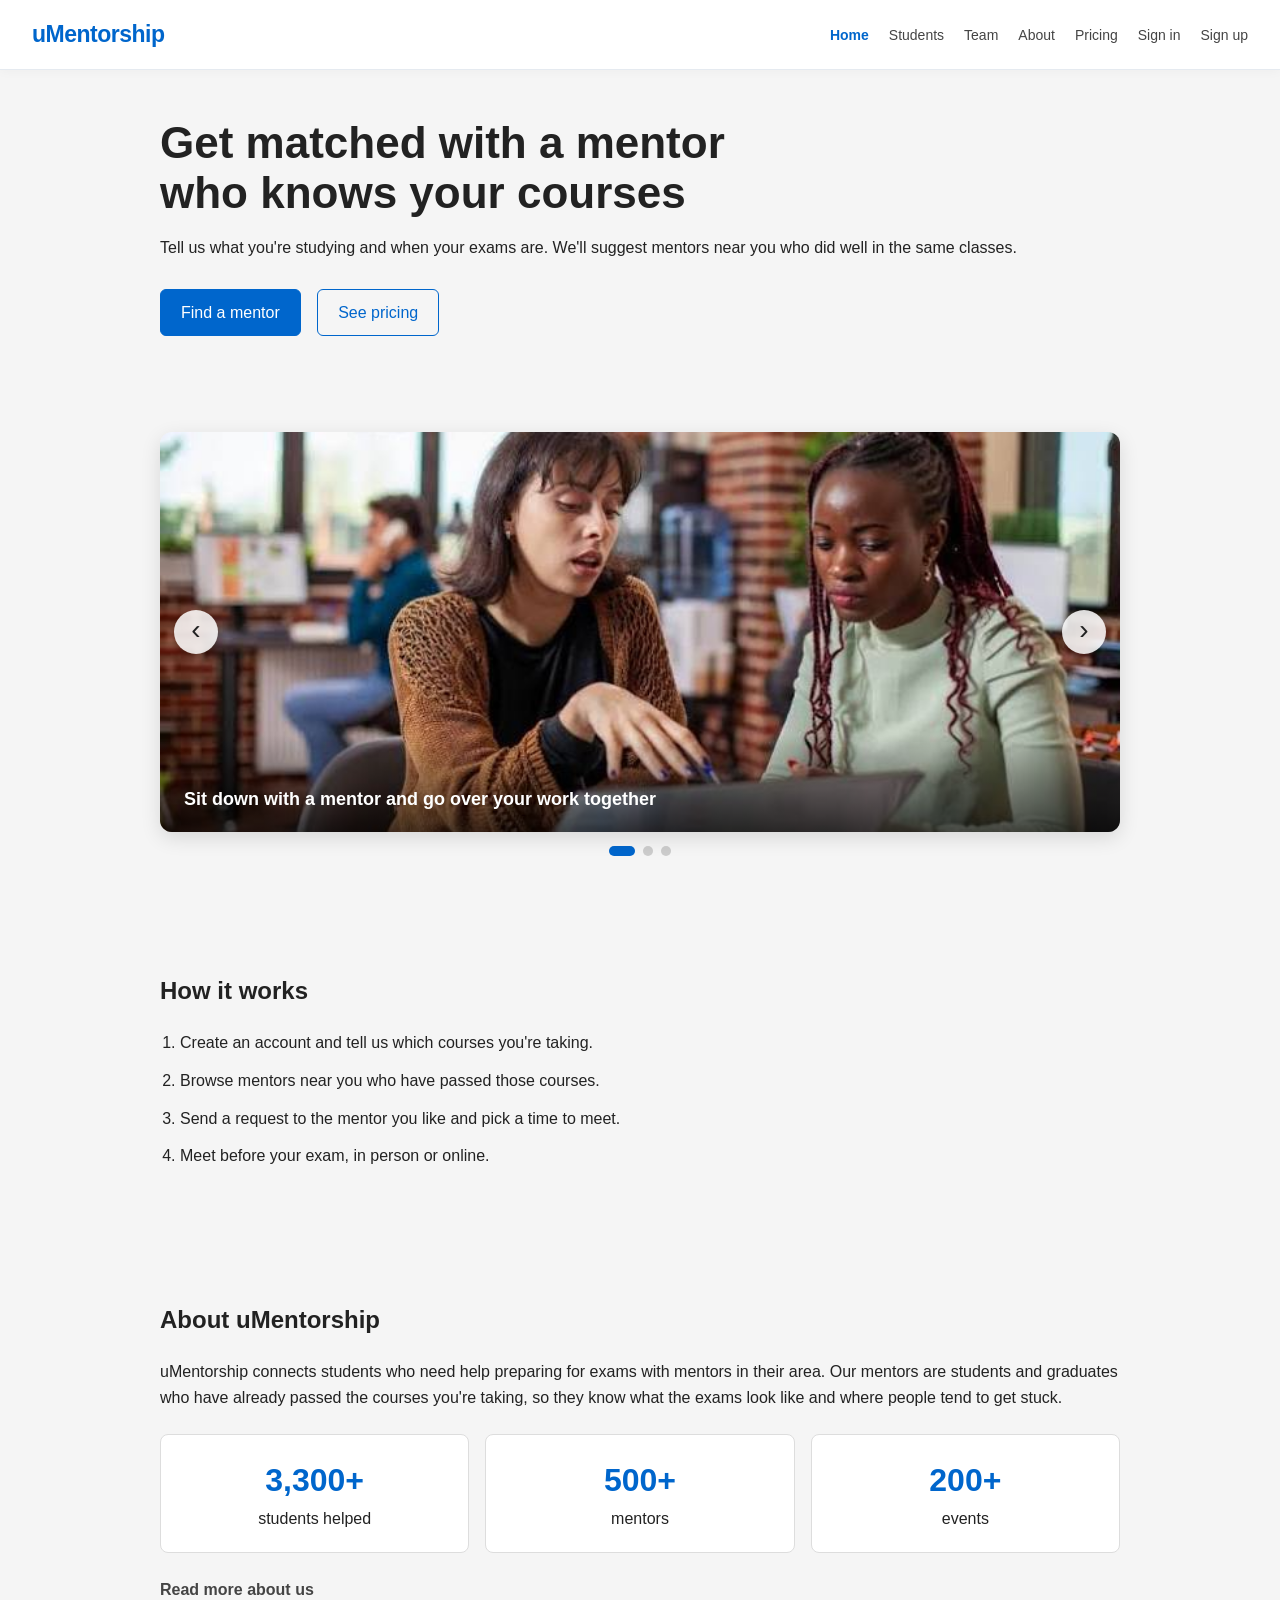
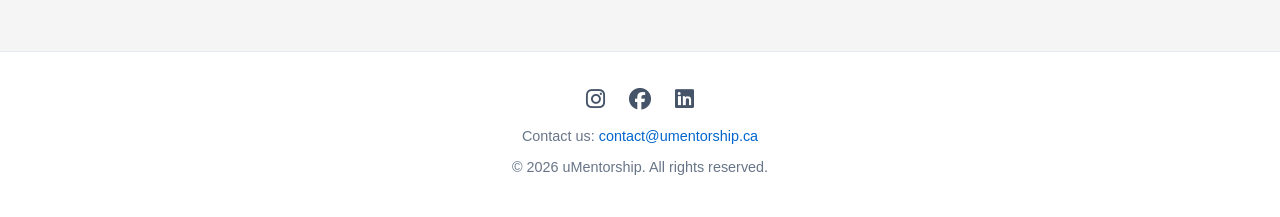
<file: index.html>
<!doctype html>
<html lang="en">
  <head>
    <meta charset="UTF-8" />
    <meta name="viewport" content="width=device-width, initial-scale=1.0" />
    <title>uMentorship - Home Page</title>

    <link rel="icon" href="icon.svg" type="image/svg+xml" />
    <link
      rel="stylesheet"
      href="https://cdnjs.cloudflare.com/ajax/libs/font-awesome/6.5.1/css/all.min.css"
    />
    <link rel="stylesheet" href="home.css" />
      <link rel="stylesheet" href="common.css" />
</head>
  <body>
    <header class="navbar">
      <a class="logo" href="index.html">uMentorship</a>

      <nav>
        <ul class="nav-links">
          <li><a class="active" href="index.html">Home</a></li>
          <li><a href="students.html">Students</a></li>
          <li><a href="team.html">Team</a></li>
          <li><a href="about.html">About</a></li>
          <li><a href="pricing.html">Pricing</a></li>
          <li><a href="signin.html">Sign in</a></li>
          <li><a href="signup.html">Sign up</a></li>
        </ul>
      </nav>
    </header>

    <main>
      <section class="hero">
        <h1>Get matched with a mentor who knows your courses</h1>
        <p>
          Tell us what you're studying and when your exams are. We'll suggest
          mentors near you who did well in the same classes.
        </p>
        <div class="hero-buttons">
          <a class="btn btn-primary" href="signup.html">Find a mentor</a>
          <a class="btn" href="pricing.html">See pricing</a>
        </div>
      </section>

      <section class="slider">
        <div class="slider-box">
          <button class="slider-btn prev" id="prevBtn">&lsaquo;</button>

          <div class="slides">
            <div class="slide">
              <img
                src="./Images/home1.png"
                alt="A mentor showing a student something on a laptop"
              />
              <p class="caption">
                Sit down with a mentor and go over your work together
              </p>
            </div>

            <div class="slide">
              <img
                src="./Images/home2.png"
                alt="A student waving to his mentor on a video call"
              />
              <p class="caption">
                Can't make it to campus? Video call your mentor from anywhere
              </p>
            </div>

            <div class="slide">
              <img
                src="./Images/home3.png"
                alt="A group of students working around a table with laptops"
              />
              <p class="caption">
                Join group sessions and meet other students in your courses
              </p>
            </div>
          </div>

          <button class="slider-btn next" id="nextBtn">&rsaquo;</button>
        </div>

        <div class="dots">
          <button class="dot active"></button>
          <button class="dot"></button>
          <button class="dot"></button>
        </div>
      </section>

      <section class="how-it-works">
        <h2>How it works</h2>
        <ol class="steps">
          <li>Create an account and tell us which courses you're taking.</li>
          <li>Browse mentors near you who have passed those courses.</li>
          <li>
            Send a request to the mentor you like and pick a time to meet.
          </li>
          <li>Meet before your exam, in person or online.</li>
        </ol>
      </section>

      <section class="about">
        <h2>About uMentorship</h2>
        <p>
          uMentorship connects students who need help preparing for exams with
          mentors in their area. Our mentors are students and graduates who have
          already passed the courses you're taking, so they know what the exams
          look like and where people tend to get stuck.
        </p>

        <div class="stats">
          <div class="stat">
            <span class="stat-number">3,300+</span>
            <span class="stat-label">students helped</span>
          </div>
          <div class="stat">
            <span class="stat-number">500+</span>
            <span class="stat-label">mentors</span>
          </div>
          <div class="stat">
            <span class="stat-number">200+</span>
            <span class="stat-label">events</span>
          </div>
        </div>

        <a class="more-link" href="about.html">Read more about us</a>
      </section>
    </main>

    <footer>
      <div class="social-links">
        <a href="#"><i class="fa-brands fa-instagram"></i></a>
        <a href="#"><i class="fa-brands fa-facebook"></i></a>
        <a href="#"><i class="fa-brands fa-linkedin"></i></a>
      </div>
      <p>
        Contact us:
        <a href="mailto:contact@umentorship.ca">contact@umentorship.ca</a>
      </p>
      <p>&copy; 2026 uMentorship. All rights reserved.</p>
    </footer>

    <script src="script.js"></script>
    <script src="navbar.js"></script>
  </body>
</html>
</file>
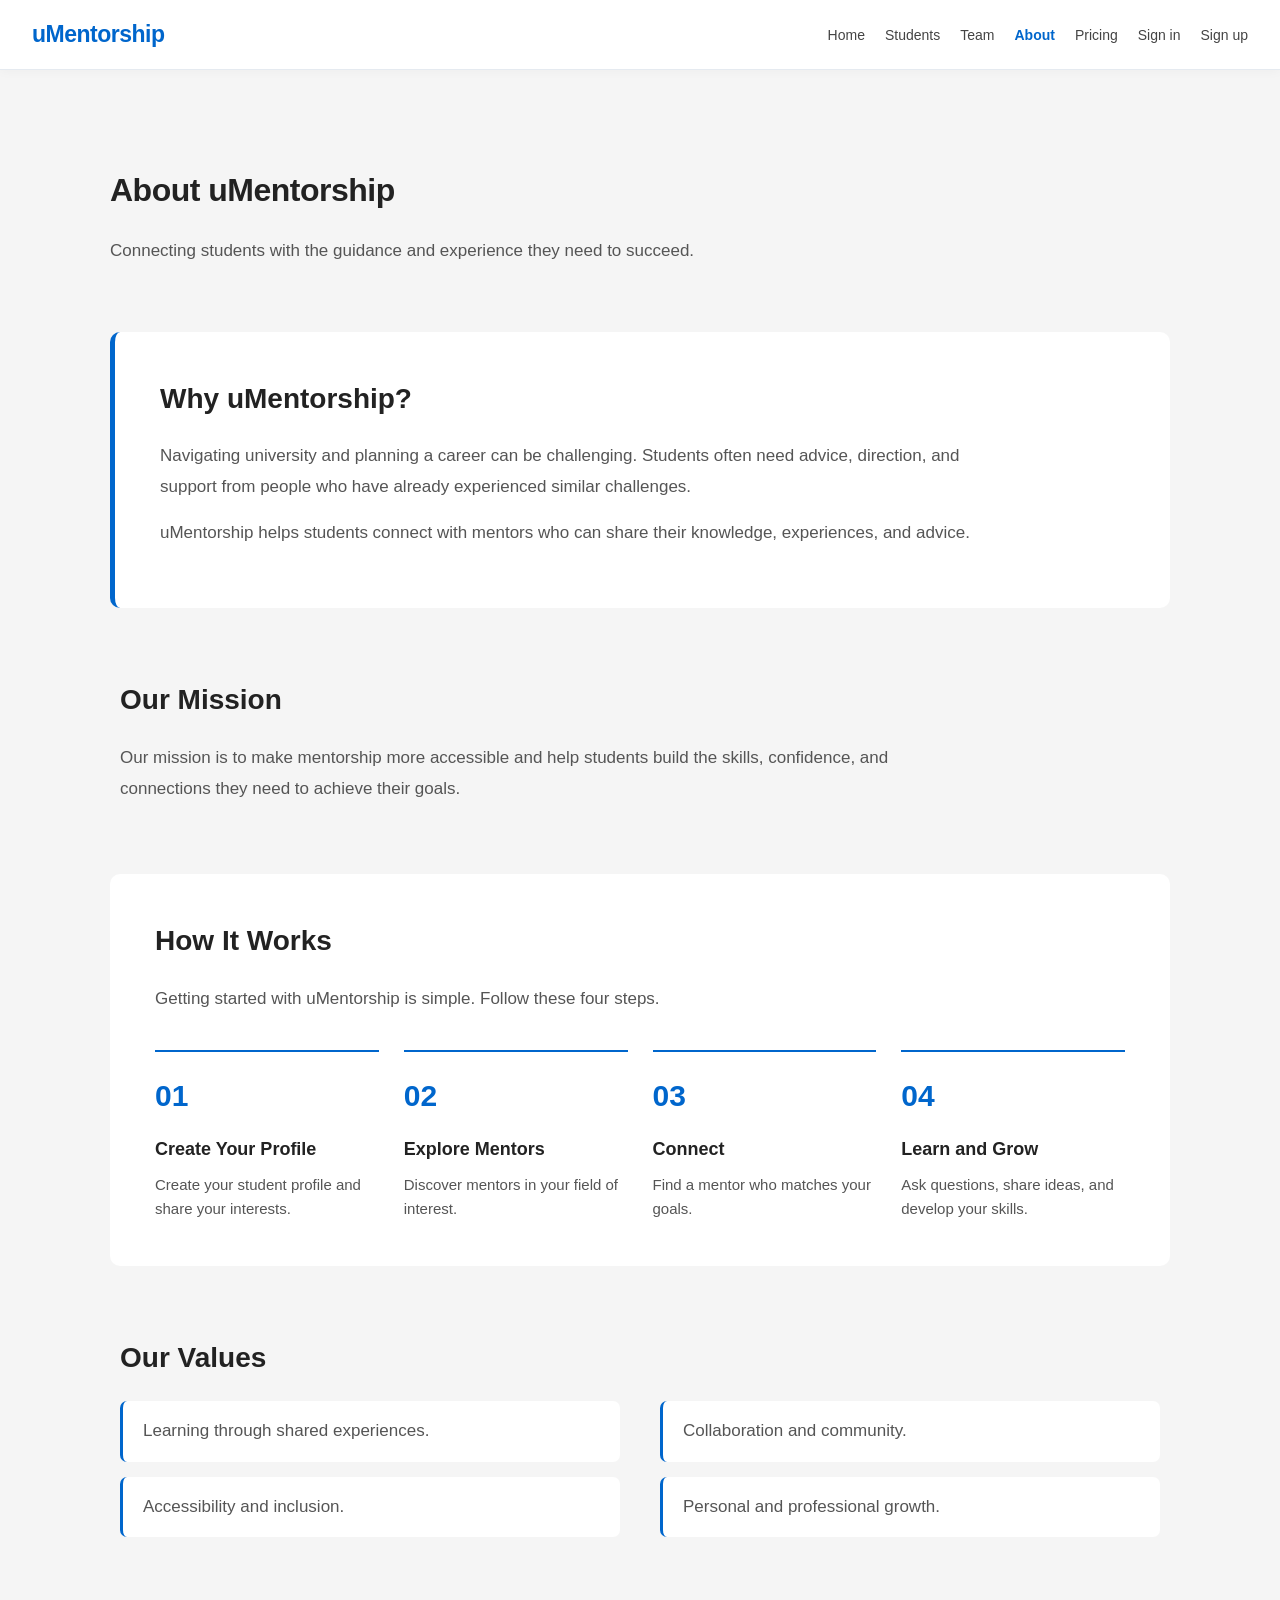
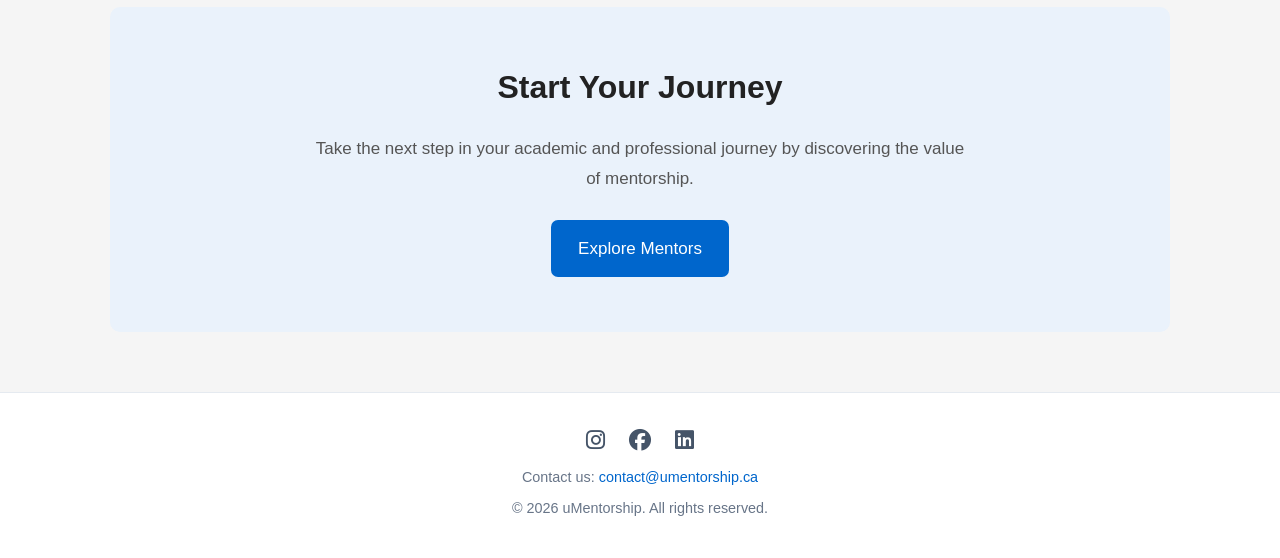
<file: about.html>
<!DOCTYPE html>
<html lang="en">
<head>
    <meta charset="UTF-8">
    <meta name="viewport" content="width=device-width, initial-scale=1.0">
    <title>About Us | uMentorship</title>
    <link rel="stylesheet" href="about.css">
    <link
      rel="stylesheet"
      href="https://cdnjs.cloudflare.com/ajax/libs/font-awesome/6.5.1/css/all.min.css"
    />
    <link rel="stylesheet" href="common.css" />
</head>
<body>

    <header class="navbar">
      <a class="logo" href="index.html">uMentorship</a>

      <nav>
        <ul class="nav-links">
          <li><a href="index.html">Home</a></li>
          <li><a href="students.html">Students</a></li>
          <li><a href="team.html">Team</a></li>
          <li><a class="active" href="about.html">About</a></li>
          <li><a href="pricing.html">Pricing</a></li>
          <li><a href="signin.html">Sign in</a></li>
          <li><a href="signup.html">Sign up</a></li>
        </ul>
      </nav>
    </header>

<section class="about">
    <section class="about-header">
        <h1>About uMentorship</h1>
        <p>
            Connecting students with the guidance and experience
            they need to succeed.
        </p>
    </section>


    <section class="why-section">
        <div>
            <h2>Why uMentorship?</h2>
            <p>
                Navigating university and planning a career can be
                challenging. Students often need advice, direction,
                and support from people who have already experienced
                similar challenges.
            </p>

            <p>
                uMentorship helps students connect with mentors who
                can share their knowledge, experiences, and advice.
            </p>
        </div>
    </section>


    <section class="mission-section">
        <h2>Our Mission</h2>
        <p>
            Our mission is to make mentorship more accessible
            and help students build the skills, confidence,
            and connections they need to achieve their goals.
        </p>
    </section>


    <section class="how-section">
        <h2>How It Works</h2>

        <p class="section-description">
            Getting started with uMentorship is simple.
            Follow these four steps.
        </p>

        <div class="steps">

            <div class="step">
                <span>01</span>
                <h3>Create Your Profile</h3>
                <p>Create your student profile and share your interests.</p>
            </div>

            <div class="step">
                <span>02</span>
                <h3>Explore Mentors</h3>
                <p>Discover mentors in your field of interest.</p>
            </div>

            <div class="step">
                <span>03</span>
                <h3>Connect</h3>
                <p>Find a mentor who matches your goals.</p>
            </div>

            <div class="step">
                <span>04</span>
                <h3>Learn and Grow</h3>
                <p>Ask questions, share ideas, and develop your skills.</p>
            </div>

        </div>
    </section>


    <section class="values-section">
        <h2>Our Values</h2>

        <div class="values-list">
            <p>Learning through shared experiences.</p>
            <p>Collaboration and community.</p>
            <p>Accessibility and inclusion.</p>
            <p>Personal and professional growth.</p>
        </div>
    </section>


    <section class="cta-section">
        <h2>Start Your Journey</h2>

        <p>
            Take the next step in your academic and professional
            journey by discovering the value of mentorship.
        </p>

        <a href="http://127.0.0.1:5500/students.html">Explore Mentors</a>
    </section>

</section>
    <footer>
      <div class="social-links">
        <a href="#"><i class="fa-brands fa-instagram"></i></a>
        <a href="#"><i class="fa-brands fa-facebook"></i></a>
        <a href="#"><i class="fa-brands fa-linkedin"></i></a>
      </div>
      <p>
        Contact us:
        <a href="mailto:contact@umentorship.ca">contact@umentorship.ca</a>
      </p>
      <p>&copy; 2026 uMentorship. All rights reserved.</p>
    </footer>
    <script src="navbar.js"></script>

</body>
</html>
</file>
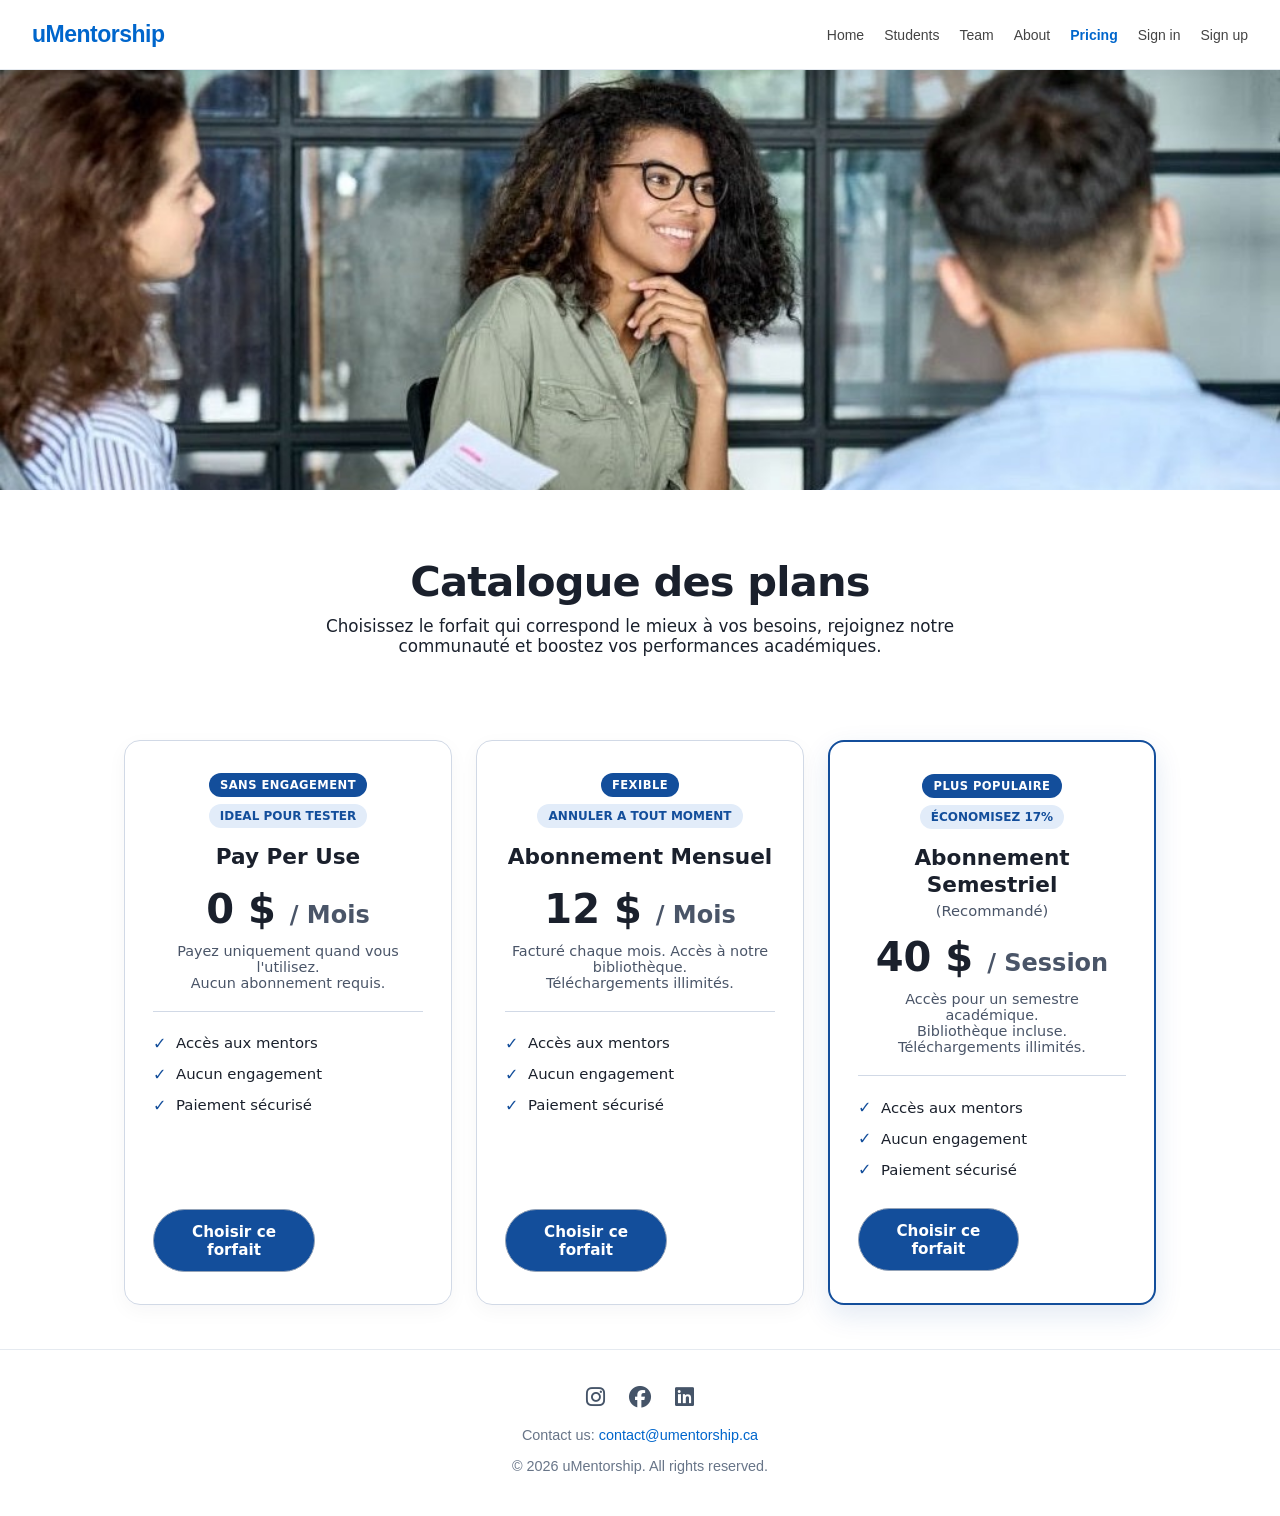
<file: pricing.html>
<!doctype html>
<html>
  <head>
    <meta charset="UTF-8" />
    <title>Pricing | uMentorship</title>
    <link rel="stylesheet" href="pricing.css" />
    <link
      rel="stylesheet"
      href="https://cdnjs.cloudflare.com/ajax/libs/font-awesome/6.5.1/css/all.min.css"
    />
    <link rel="stylesheet" href="common.css" />
  </head>

  <body>
    <header class="navbar">
      <a class="logo" href="index.html">uMentorship</a>

      <nav>
        <ul class="nav-links">
          <li><a href="index.html">Home</a></li>
          <li><a href="students.html">Students</a></li>
          <li><a href="team.html">Team</a></li>
          <li><a href="about.html">About</a></li>
          <li><a class="active" href="pricing.html">Pricing</a></li>
          <li><a href="signin.html">Sign in</a></li>
          <li><a href="signup.html">Sign up</a></li>
        </ul>
      </nav>
    </header>

    <div class="image_1">
      <img
        src=".\Images\image_1.jpg"
        alt="Tuteur de groupe"
        class="price_image_1"
      />
      <br />

      <div class="top-image-1"></div>

      <div class="bottom-image-1"></div>
    </div>

    <main>
      <section class="cat_plan">
        <h1>Catalogue des plans</h1>
        <p>
          Choisissez le forfait qui correspond le mieux à vos besoins, rejoignez
          notre communauté et boostez vos performances académiques.
        </p>
      </section>
    </main>

    <!-- Plan d'abonnement-->
    <section class="grille_plan">
      <!--1er Plan d'utilisation-->
      <article class="box_plan">
        <div>
          <div class="entete_plan">
            <div class="badges">
              <span class="premier_badge"> Sans engagement </span>
              <span class="deuxieme_badge"> Ideal pour tester </span>
            </div>
            <h2 class="nom_plan">Pay Per Use</h2>
            <div class="prix_plan">0 $ <span> / Mois </span></div>
            <p class="description_plan">
              Payez uniquement quand vous l'utilisez.<br />
              Aucun abonnement requis.
            </p>
          </div>
          <ul class="list">
            <li>
              <span class="check">✓ </span>
              Accès aux mentors
            </li>
            <li>
              <span class="check">✓</span>
              Aucun engagement
            </li>
            <li>
              <span class="check">✓</span>
              Paiement sécurisé
            </li>
          </ul>
        </div>
        <a href="#plan-carte" class="btn">
          <!-- A revoir -->
          Choisir ce forfait
        </a>
      </article>

      <!-- 2e Plan d'utilisation : Abonnement Mensuel -->
      <article class="box_plan">
        <div>
          <div class="entete_plan">
            <div class="badges">
              <span class="premier_badge"> Fexible </span>
              <span class="deuxieme_badge"> Annuler a tout moment </span>
            </div>
            <h2 class="nom_plan">Abonnement Mensuel</h2>
            <div class="prix_plan">
              12 $
              <span>/ Mois</span>
            </div>
            <p class="description_plan">
              Facturé chaque mois. Accès à notre bibliothèque.<br />
              Téléchargements illimités.
            </p>
          </div>
          <ul class="list">
            <li>
              <span class="check">✓</span>
              Accès aux mentors
            </li>
            <li>
              <span class="check">✓</span>
              Aucun engagement
            </li>
            <li>
              <span class="check">✓</span>
              Paiement sécurisé
            </li>
          </ul>
        </div>
        <a href="#plan-mensuel" class="btn"> Choisir ce forfait </a>
      </article>

      <!-- 3e Plan d'utilisation : Abonnement Semestriel (Recomande) -->
      <article class="box_plan_rec">
        <div>
          <div class="entete_plan">
            <div class="badges">
              <span class="premier_badge"> Plus populaire </span>
              <span class="deuxieme_badge"> Économisez 17% </span>
            </div>
            <h2 class="nom_plan">Abonnement Semestriel</h2>
            <p class="sousnom_plan">(Recommandé)</p>
            <div class="prix_plan">40 $ <span>/ Session</span></div>
            <p class="description_plan">
              Accès pour un semestre académique. <br />
              Bibliothèque incluse. Téléchargements illimités.
            </p>
          </div>
          <ul class="list">
            <li>
              <span class="check">✓</span>
              Accès aux mentors
            </li>
            <li>
              <span class="check">✓</span>
              Aucun engagement
            </li>
            <li>
              <span class="check">✓</span>
              Paiement sécurisé
            </li>
          </ul>
        </div>
        <a href="#plan-semestriel" class="btn"> Choisir ce forfait </a>
      </article>
    </section>

    <!--Pied de page-->
    <footer>
      <div class="social-links">
        <a href="#"><i class="fa-brands fa-instagram"></i></a>
        <a href="#"><i class="fa-brands fa-facebook"></i></a>
        <a href="#"><i class="fa-brands fa-linkedin"></i></a>
      </div>
      <p>
        Contact us:
        <a href="mailto:contact@umentorship.ca">contact@umentorship.ca</a>
      </p>
      <p>&copy; 2026 uMentorship. All rights reserved.</p>
    </footer>

    <script src="navbar.js"></script>
  </body>
</html>
</file>
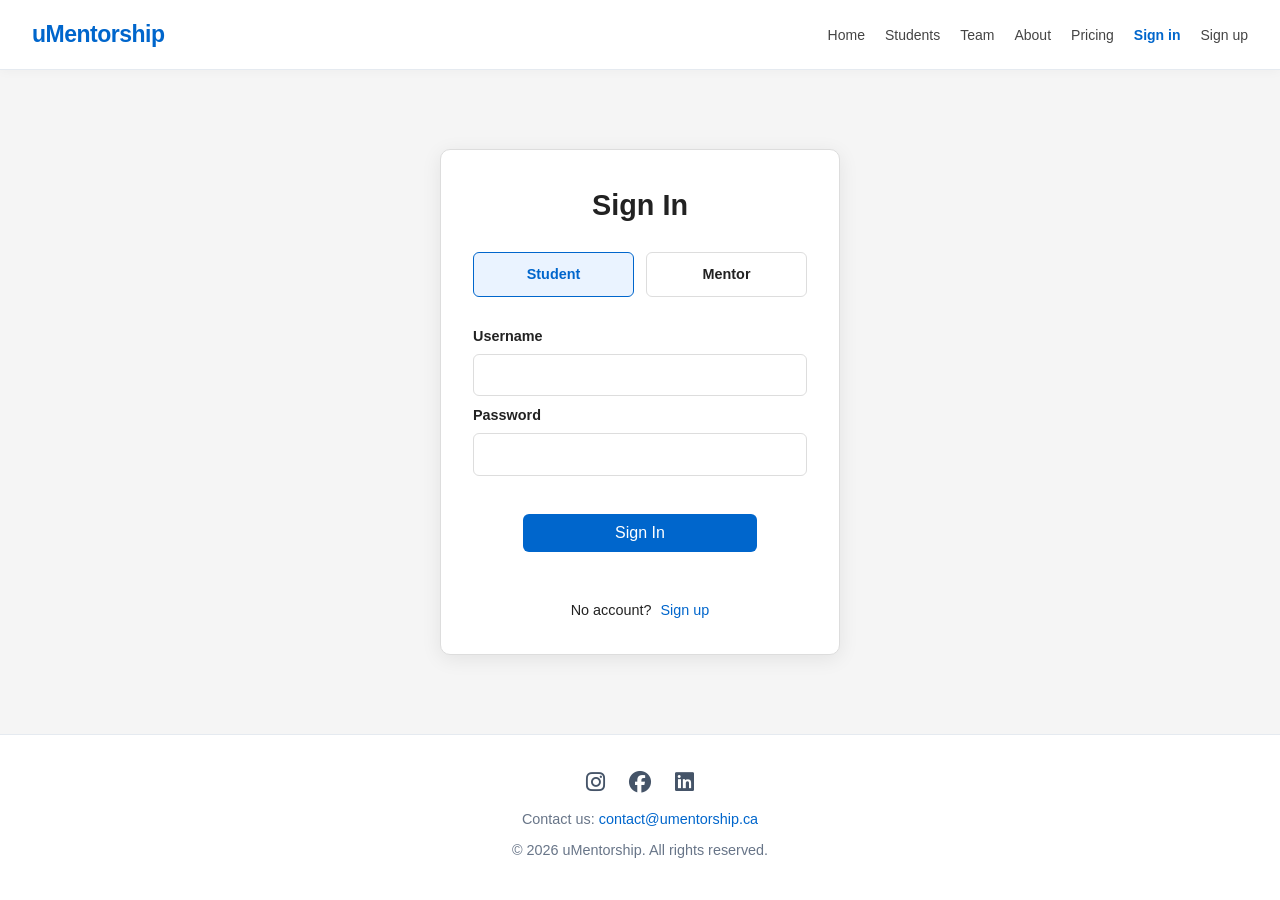
<file: signin.html>
<!doctype html>
<html lang="en">
  <head>
    <meta charset="UTF-8" />
    <meta name="viewport" content="width=device-width, initial-scale=1.0" />
    <title>Sign in - uMentorship</title>

    <link rel="icon" href="icon.svg" type="image/svg+xml" />
    <link
      rel="stylesheet"
      href="https://cdnjs.cloudflare.com/ajax/libs/font-awesome/6.5.1/css/all.min.css"
    />
    <link rel="stylesheet" href="signin.css" />
      <link rel="stylesheet" href="common.css" />
</head>
  <body>
    <header class="navbar">
      <a class="logo" href="index.html">uMentorship</a>

      <nav>
        <ul class="nav-links">
          <li><a href="index.html">Home</a></li>
          <li><a href="students.html">Students</a></li>
          <li><a href="team.html">Team</a></li>
          <li><a href="about.html">About</a></li>
          <li><a href="pricing.html">Pricing</a></li>
          <li><a class="active" href="signin.html">Sign in</a></li>
          <li><a href="signup.html">Sign up</a></li>
        </ul>
      </nav>
    </header>
    <main>
      <div class="auth-card">
        <h1>Sign In</h1>
        <form id="signin-form">
          <div class="role">
            <input
              type="radio"
              id="student"
              name="role"
              value="Student"
              checked
            />
            <label for="student">Student</label>
            <input type="radio" id="mentor" name="role" value="Mentor" />
            <label for="mentor">Mentor</label>
          </div>
          <div>
            <label>Username</label>
            <input type="text" id="user" />
            <label>Password</label>
            <input type="password" id="password" />
            <input type="submit" value="Sign In" />
          </div>
        </form>
        <p id="message"></p>

        <div class="signup">
          <p>No account?</p>
          <a href="./signup.html">Sign up</a>
        </div>
      </div>
    </main>

    <footer>
      <div class="social-links">
        <a href="#"><i class="fa-brands fa-instagram"></i></a>
        <a href="#"><i class="fa-brands fa-facebook"></i></a>
        <a href="#"><i class="fa-brands fa-linkedin"></i></a>
      </div>
      <p>
        Contact us:
        <a href="mailto:contact@umentorship.ca">contact@umentorship.ca</a>
      </p>
      <p>&copy; 2026 uMentorship. All rights reserved.</p>
    </footer>

    <script src="signin.js"></script>
    <script src="navbar.js"></script>
  </body>
</html>
</file>
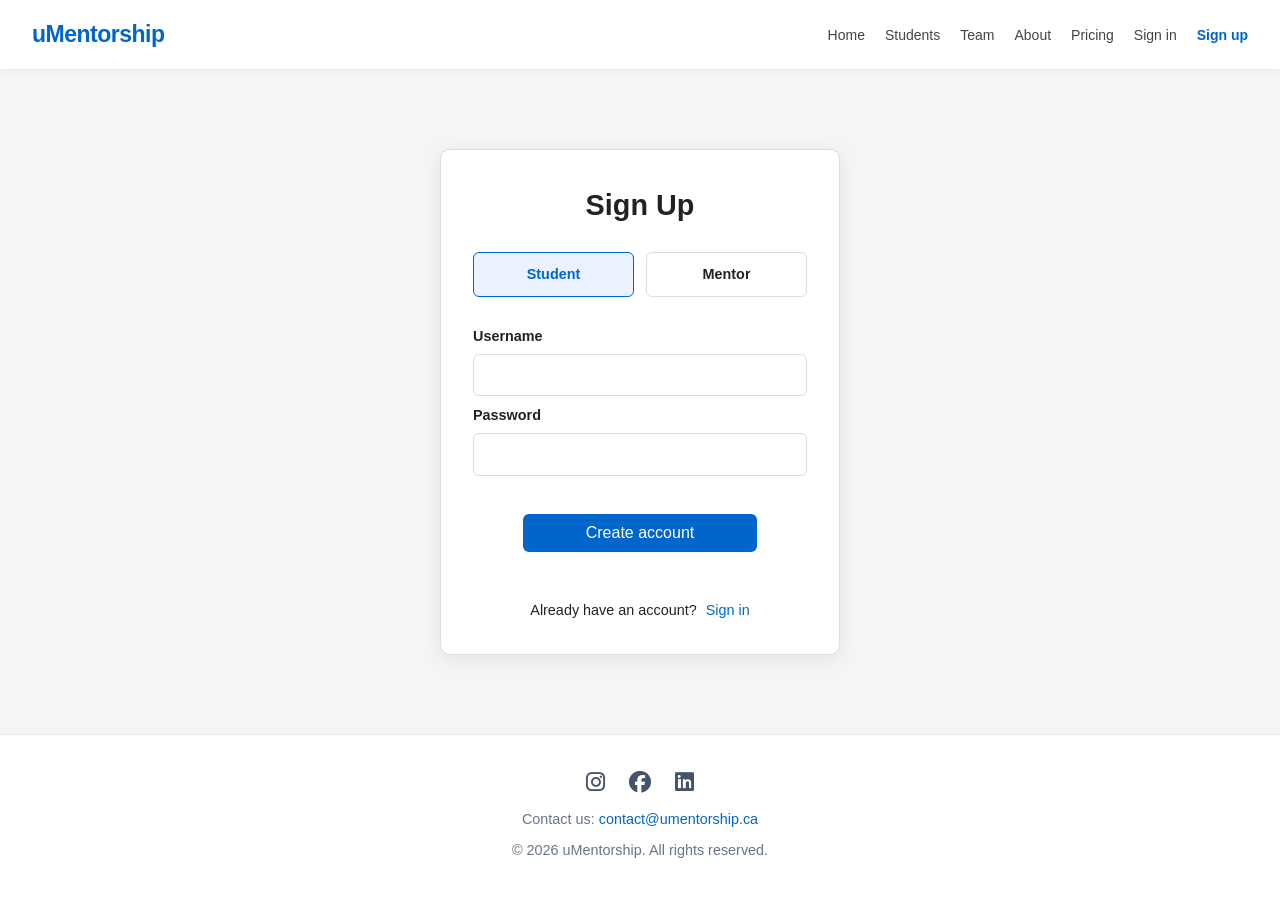
<file: signup.html>
<!doctype html>
<html lang="en">
  <head>
    <meta charset="UTF-8" />
    <meta name="viewport" content="width=device-width, initial-scale=1.0" />
    <title>Sign up - uMentorship</title>

    <link rel="icon" href="icon.svg" type="image/svg+xml" />
    <link
      rel="stylesheet"
      href="https://cdnjs.cloudflare.com/ajax/libs/font-awesome/6.5.1/css/all.min.css"
    />
    <!-- same style as the sign in page -->
    <link rel="stylesheet" href="signin.css" />
    <link rel="stylesheet" href="common.css" />
  </head>
  <body>
    <header class="navbar">
      <a class="logo" href="index.html">uMentorship</a>

      <nav>
        <ul class="nav-links">
          <li><a href="index.html">Home</a></li>
          <li><a href="students.html">Students</a></li>
          <li><a href="team.html">Team</a></li>
          <li><a href="about.html">About</a></li>
          <li><a href="pricing.html">Pricing</a></li>
          <li><a href="signin.html">Sign in</a></li>
          <li><a class="active" href="signup.html">Sign up</a></li>
        </ul>
      </nav>
    </header>
    <main>
      <div class="auth-card">
        <h1>Sign Up</h1>
        <form id="signup-form">
          <div class="role">
            <input
              type="radio"
              id="student"
              name="role"
              value="Student"
              checked
            />
            <label for="student">Student</label>
            <input type="radio" id="mentor" name="role" value="Mentor" />
            <label for="mentor">Mentor</label>
          </div>
          <div>
            <label for="user">Username</label>
            <input type="text" id="user" name="user" required />
            <label for="password">Password</label>
            <input
              type="password"
              id="password"
              name="password"
              minlength="6"
              required
            />
            <input type="submit" value="Create account" />
          </div>
        </form>
        <p id="message"></p>

        <div class="signup">
          <p>Already have an account?</p>
          <a href="./signin.html">Sign in</a>
        </div>
      </div>
    </main>

    <footer>
      <div class="social-links">
        <a href="#"><i class="fa-brands fa-instagram"></i></a>
        <a href="#"><i class="fa-brands fa-facebook"></i></a>
        <a href="#"><i class="fa-brands fa-linkedin"></i></a>
      </div>
      <p>
        Contact us:
        <a href="mailto:contact@umentorship.ca">contact@umentorship.ca</a>
      </p>
      <p>&copy; 2026 uMentorship. All rights reserved.</p>
    </footer>

    <script src="signup.js"></script>
    <script src="navbar.js"></script>
  </body>
</html>
</file>
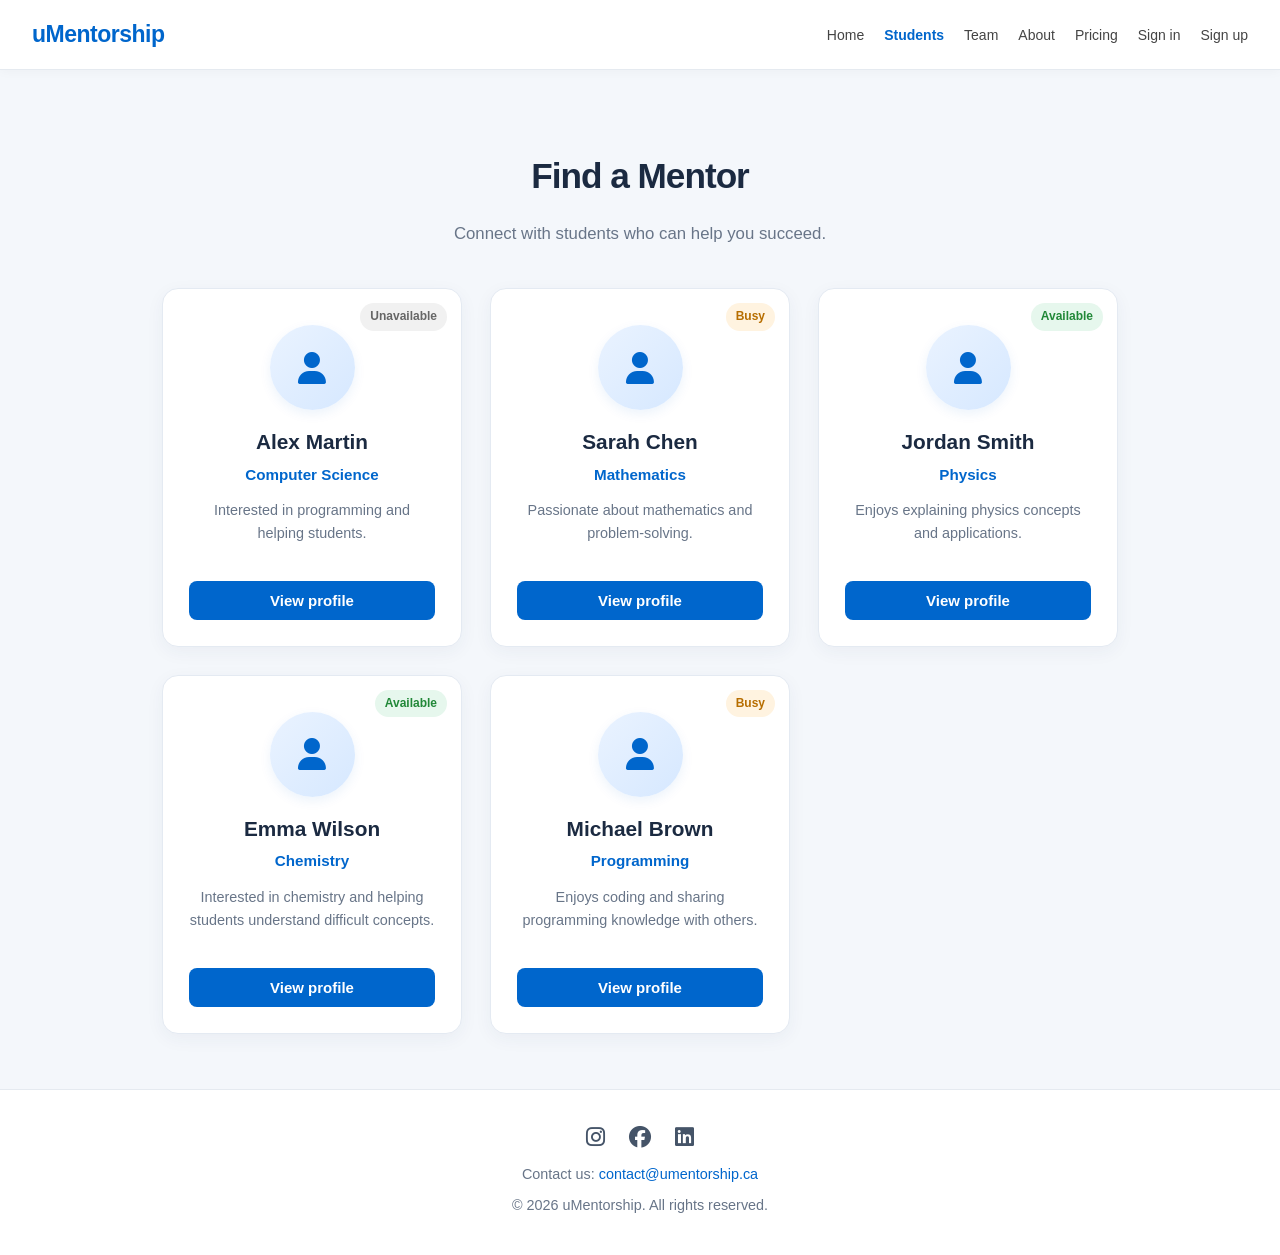
<file: students.html>
<!doctype html>
<html lang="en">
  <head>
    <meta charset="UTF-8" />
    <meta name="viewport" content="width=device-width, initial-scale=1.0" />
    <title>Students - uMentorship</title>

    <link rel="icon" href="icon.svg" type="image/svg+xml" />
    <link
      rel="stylesheet"
      href="https://cdnjs.cloudflare.com/ajax/libs/font-awesome/6.5.1/css/all.min.css"
    />
    <link rel="stylesheet" href="students.css" />
      <link rel="stylesheet" href="common.css" />
</head>
  <body>
    <header class="navbar">
      <a class="logo" href="index.html">uMentorship</a>

      <nav>
        <ul class="nav-links">
          <li><a href="index.html">Home</a></li>
          <li><a class="active" href="students.html">Students</a></li>
          <li><a href="team.html">Team</a></li>
          <li><a href="about.html">About</a></li>
          <li><a href="pricing.html">Pricing</a></li>
          <li><a href="signin.html">Sign in</a></li>
          <li><a href="signup.html">Sign up</a></li>
        </ul>
      </nav>
    </header>

    <main>
      <h1>Find a Mentor</h1>
      <p class="subtitle">Connect with students who can help you succeed.</p>

      <div class="card-container">
        <div class="mentor-card">
          <span class="availability unavailable">Unavailable</span>

          <div class="profile-icon">
            <i class="fa-solid fa-user"></i>
          </div>

          <h2>Alex Martin</h2>
          <p class="subject">Computer Science</p>
          <p class="description">
            Interested in programming and helping students.
          </p>

          <button onclick="toggleInfo(this)">View profile</button>

          <div class="extra-info">
            <p><strong>Year:</strong> 3rd year</p>
            <p><strong>Skills:</strong> Python, Java, Web Development</p>
            <p>
              <strong>About:</strong> I enjoy helping students understand
              programming concepts and preparing for assignments.
            </p>
            <p class="rating">
              <strong>Rating:</strong>
              <span class="stars">
                <i class="fa-solid fa-star"></i>
                <i class="fa-solid fa-star"></i>
                <i class="fa-solid fa-star"></i>
                <i class="fa-solid fa-star"></i>
                <i class="fa-regular fa-star"></i>
              </span>
              <span class="rating-number">4/5</span>
            </p>
            <p>
              <strong>Students:</strong>
              67
            </p>
          </div>
        </div>

        <div class="mentor-card">
          <span class="availability busy">Busy</span>

          <div class="profile-icon">
            <i class="fa-solid fa-user"></i>
          </div>

          <h2>Sarah Chen</h2>
          <p class="subject">Mathematics</p>
          <p class="description">
            Passionate about mathematics and problem-solving.
          </p>

          <button onclick="toggleInfo(this)">View profile</button>

          <div class="extra-info">
            <p><strong>Year:</strong> 2nd year</p>
            <p><strong>Skills:</strong> Calculus, Algebra, Statistics</p>
            <p>
              <strong>About:</strong> I can help students review mathematical
              concepts and work through practice problems.
            </p>
            <p class="rating">
              <strong>Rating:</strong>
              <span class="stars">
                <i class="fa-solid fa-star"></i>
                <i class="fa-solid fa-star"></i>
                <i class="fa-solid fa-star"></i>
                <i class="fa-solid fa-star"></i>
                <i class="fa-solid fa-star"></i>
              </span>
              <span class="rating-number">5/5</span>
            </p>
            <p>
              <strong>Students:</strong>
              3
            </p>
          </div>
        </div>

        <div class="mentor-card">
          <span class="availability available">Available</span>

          <div class="profile-icon">
            <i class="fa-solid fa-user"></i>
          </div>

          <h2>Jordan Smith</h2>
          <p class="subject">Physics</p>
          <p class="description">
            Enjoys explaining physics concepts and applications.
          </p>

          <button onclick="toggleInfo(this)">View profile</button>

          <div class="extra-info">
            <p><strong>Year:</strong> 4th year</p>
            <p><strong>Skills:</strong> Mechanics, Electricity, Physics</p>
            <p>
              <strong>About:</strong> I help students build confidence in
              physics through explanations and practice.
            </p>
            <p class="rating">
              <strong>Rating:</strong>
              <span class="stars">
                <i class="fa-solid fa-star"></i>
                <i class="fa-solid fa-star"></i>
                <i class="fa-solid fa-star"></i>
                <i class="fa-solid fa-star"></i>
                <i class="fa-solid fa-star"></i>
              </span>
              <span class="rating-number">5/5</span>
            </p>
            <p>
              <strong>Students:</strong>
              9
            </p>
          </div>
        </div>

        <div class="mentor-card">
          <span class="availability available">Available</span>

          <div class="profile-icon">
            <i class="fa-solid fa-user"></i>
          </div>

          <h2>Emma Wilson</h2>
          <p class="subject">Chemistry</p>
          <p class="description">
            Interested in chemistry and helping students understand difficult
            concepts.
          </p>

          <button onclick="toggleInfo(this)">View profile</button>

          <div class="extra-info">
            <p><strong>Year:</strong> 3rd year</p>
            <p><strong>Skills:</strong> Organic Chemistry, Biochemistry</p>
            <p>
              <strong>About:</strong> I enjoy helping students review chemistry
              concepts and prepare for exams.
            </p>
            <p class="rating">
              <strong>Rating:</strong>
              <span class="stars">
                <i class="fa-solid fa-star"></i>
                <i class="fa-solid fa-star"></i>
                <i class="fa-solid fa-star"></i>
                <i class="fa-solid fa-star"></i>
                <i class="fa-solid fa-star"></i>
              </span>
              <span class="rating-number">5/5</span>
            </p>
            <p>
              <strong>Students:</strong>
              23
            </p>
          </div>
        </div>

        <div class="mentor-card">
          <span class="availability busy">Busy</span>

          <div class="profile-icon">
            <i class="fa-solid fa-user"></i>
          </div>

          <h2>Michael Brown</h2>
          <p class="subject">Programming</p>
          <p class="description">
            Enjoys coding and sharing programming knowledge with others.
          </p>

          <button onclick="toggleInfo(this)">View profile</button>

          <div class="extra-info">
            <p><strong>Year:</strong> 2nd year</p>
            <p><strong>Skills:</strong> C#, Python, JavaScript</p>
            <p>
              <strong>About:</strong> I can help beginners with programming
              fundamentals, debugging and understanding code.
            </p>
            <p class="rating">
              <strong>Rating:</strong>
              <span class="stars">
                <i class="fa-solid fa-star"></i>
                <i class="fa-solid fa-star"></i>
                <i class="fa-solid fa-star"></i>
                <i class="fa-solid fa-star"></i>
                <i class="fa-regular fa-star"></i>
              </span>
              <span class="rating-number">4/5</span>
            </p>
            <p>
              <strong>Students:</strong>
              50
            </p>
          </div>
        </div>
      </div>
    </main>

    <footer>
      <div class="social-links">
        <a href="#"><i class="fa-brands fa-instagram"></i></a>
        <a href="#"><i class="fa-brands fa-facebook"></i></a>
        <a href="#"><i class="fa-brands fa-linkedin"></i></a>
      </div>
      <p>
        Contact us:
        <a href="mailto:contact@umentorship.ca">contact@umentorship.ca</a>
      </p>
      <p>&copy; 2026 uMentorship. All rights reserved.</p>
    </footer>

    <script src="students.js"></script>
    <script src="navbar.js"></script>
  </body>
</html>
</file>
<file: home.css>
body {
    margin: 0;
    font-family: "Segoe UI", Arial, sans-serif;
    line-height: 1.6;
    color: #222;
    background-color: #f5f5f5;
}

a {
    color: #0066cc;
}

main {
    max-width: 960px;
    margin: 0 auto;
    padding: 0 24px;
}

section {
    padding: 48px 0;
}

.hero h1 {
    max-width: 600px;
    margin: 0 0 16px;
    font-size: 44px;
    line-height: 1.15;
}

.hero-buttons {
    margin-top: 20px;
}

.btn {
    display: inline-block;
    margin: 8px 12px 0 0;
    padding: 10px 20px;
    border: 1px solid #0066cc;
    border-radius: 6px;
    text-decoration: none;
}

.btn:hover {
    background-color: #e6f0fa;
}

.btn-primary {
    color: white;
    background-color: #0066cc;
}

.btn-primary:hover {
    background-color: #004c99;
    border-color: #004c99;
}

.slider-box {
    position: relative;
}

.slides {
    display: flex;
    overflow-x: auto;
    scroll-snap-type: x mandatory;
    border-radius: 12px;
    box-shadow: 0 6px 20px rgba(0, 0, 0, 0.12);
    scrollbar-width: none;
}

/* hide the scrollbar in chrome and edge */
.slides::-webkit-scrollbar {
    display: none;
}

.slide {
    position: relative;
    flex: 0 0 100%;
    scroll-snap-align: start;
}

.slide img {
    display: block;
    width: 100%;
    height: 400px;
    object-fit: cover;
    background-color: #ddd;
}

/* the caption sits on top of the bottom of the image */
.caption {
    position: absolute;
    bottom: 0;
    left: 0;
    right: 0;
    margin: 0;
    padding: 50px 24px 18px;
    color: white;
    font-size: 18px;
    font-weight: 600;
    background: linear-gradient(to bottom, rgba(0, 0, 0, 0), rgba(0, 0, 0, 0.65));
}

.slider-btn {
    position: absolute;
    top: 50%;
    transform: translateY(-50%);
    z-index: 1;
    width: 44px;
    height: 44px;
    padding: 0 0 4px;
    font-size: 28px;
    line-height: 1;
    color: #222;
    background-color: rgba(255, 255, 255, 0.85);
    border: none;
    border-radius: 50%;
    box-shadow: 0 2px 8px rgba(0, 0, 0, 0.2);
    cursor: pointer;
}

.slider-btn:hover {
    background-color: white;
    color: #0066cc;
}

.prev {
    left: 14px;
}

.next {
    right: 14px;
}

.dots {
    display: flex;
    justify-content: center;
    gap: 8px;
    margin-top: 14px;
}

.dot {
    width: 10px;
    height: 10px;
    padding: 0;
    background-color: #ccc;
    border: none;
    border-radius: 50%;
    cursor: pointer;
    transition: width 0.3s, background-color 0.3s;
}

.dot.active {
    width: 26px;
    border-radius: 5px;
    background-color: #0066cc;
}

.steps {
    padding-left: 20px;
}

.steps li {
    margin-bottom: 12px;
}

.stats {
    display: flex;
    flex-wrap: wrap;
    gap: 16px;
    margin: 24px 0;
}

.stat {
    flex: 1;
    min-width: 160px;
    padding: 20px;
    text-align: center;
    background-color: white;
    border: 1px solid #ddd;
    border-radius: 8px;
}

.stat-number {
    display: block;
    font-size: 32px;
    font-weight: bold;
    color: #0066cc;
}

.more-link {
    font-weight: 600;
    color: #444;
    text-decoration: none;
}

.more-link:hover {
    color: #0066cc;
    text-decoration: underline;
}

@media (max-width: 600px) {
    .hero h1 {
        font-size: 32px;
    }

    .slide img {
        height: 240px;
    }

    .caption {
        font-size: 15px;
        padding: 40px 16px 12px;
    }

    .slider-btn {
        width: 36px;
        height: 36px;
        font-size: 24px;
    }
}
</file>
<file: common.css>
/* Styles shared by every page of the website */

body {
  margin: 0;
}

/* ----- Top bar (same look as the Students page) ----- */

.navbar {
  position: sticky;
  top: 0;
  z-index: 100;
  display: flex;
  flex-wrap: wrap;
  align-items: center;
  justify-content: space-between;
  gap: 12px;
  padding: 16px 32px;
  background-color: white;
  border-bottom: 1px solid #e5eaf0;
  box-shadow: 0 2px 10px rgba(0, 0, 0, 0.03);
  font-family: "Segoe UI", Arial, sans-serif;
  line-height: 1.6;
  transition: transform 0.3s;
}

/* this class is added by navbar.js when the user scrolls down */
.navbar-hidden {
  transform: translateY(-100%);
}

.logo {
  font-size: 23px;
  font-weight: bold;
  color: #0066cc;
  text-decoration: none;
  letter-spacing: -0.5px;
}

.nav-links {
  display: flex;
  flex-wrap: wrap;
  gap: 20px;
  margin: 0;
  padding: 0;
  list-style: none;
}

.nav-links a {
  color: #444;
  text-decoration: none;
  font-size: 14px;
  font-weight: 500;
  transition: color 0.2s;
}

.nav-links a:hover,
.nav-links a.active {
  color: #0066cc;
  text-decoration: none;
}

.nav-links a.active {
  font-weight: 700;
}

@media (max-width: 600px) {
  .navbar {
    padding: 16px 20px;
  }

  .nav-links {
    gap: 14px;
  }
}

/* ----- Footer (same look as the Students page) ----- */

footer {
  padding: 30px 24px;
  text-align: center;
  color: #687588;
  border-top: 1px solid #e5eaf0;
  background-color: white;
  font-family: "Segoe UI", Arial, sans-serif;
  line-height: 1.6;
}

footer p {
  margin: 8px 0;
  font-size: 0.9rem;
}

footer a {
  color: #0066cc;
  text-decoration: none;
}

footer a:hover {
  text-decoration: underline;
}

.social-links a {
  margin: 0 10px;
  font-size: 22px;
  color: #455468;
  transition: color 0.2s;
}

.social-links a:hover {
  color: #0066cc;
  text-decoration: none;
}
</file>
<file: about.css>
/* =========================================
   1. RESET GLOBAL
========================================= */
* {
    margin: 0;
    padding: 0;
    box-sizing: border-box;
}

/* =========================================
   2. BODY
========================================= */

body {
    font-family: "Segoe UI", Arial, sans-serif;
    line-height: 1.6;
    color: #222;
    background-color: #f5f5f5;
}

a {
    color: #0066cc;
}

/* =========================================
   3. NAVIGATION
========================================= */

/* =========================================
   4. HERO IMAGE / BANNER
========================================= */

.slider {
    display: flex;
    align-items: center;
    gap: 12px;
    width: 100%;
}

.slides {
    display: flex;
    width: 100%;
    overflow-x: auto;
    scroll-snap-type: x mandatory;
}

.slide {
    flex: 0 0 100%;
    width: 100%;
    scroll-snap-align: start;
}

.slide img {
    display: block;
    width: 100%;
    height: 505px;
    object-fit: cover;
    background-color: #ddd;
    border-radius: 0;
}

/* Slider buttons */

.slider-btn {
    flex-shrink: 0;
    width: 40px;
    height: 40px;

    font-size: 24px;
    color: #444;
    background-color: white;

    border: 1px solid #ccc;
    border-radius: 50%;
    cursor: pointer;
}

.slider-btn:hover {
    background-color: #eee;
}

.caption {
    margin: 8px 0 0;
    color: #666;
}

/* =========================================
   5. MAIN CONTENT
========================================= */

main {
    max-width: 1120px;
    margin: 0 auto;
    padding: 0 24px;
}

section {
    padding: 48px 0;
}

/* =========================================
   6. ABOUT PAGE
========================================= */

.about {
    max-width: 1120px;
    margin: auto;
    padding: 60px 30px;
}

.about-header {
    padding: 35px 0 65px;
}

.about-header h1 {
    font-size: 32px;
    font-weight: 700;
    letter-spacing: -0.5px;
    margin-bottom: 20px;
}

.about-header p {
    font-size: 18px;
    color: #555;
    max-width: 900px;
    line-height: 1.8;
}

.about h2 {
    font-size: 28px;
    margin-bottom: 20px;
}

.about p {
    font-size: 17px;
    line-height: 1.8;
    color: #555;
}

/* =========================================
   7. WHY SECTION
========================================= */

.why-section {
    background-color: white;
    padding: 45px;
    border-radius: 10px;
    border-left: 5px solid #0066cc;
    margin-bottom: 35px;
}

.why-section p {
    max-width: 850px;
    margin-bottom: 15px;
}

/* =========================================
   8. MISSION SECTION
========================================= */

.mission-section {
    padding: 35px 10px;
    margin-bottom: 35px;
}

.mission-section p {
    max-width: 850px;
}

/* =========================================
   9. HOW SECTION
========================================= */

.how-section {
    background-color: white;
    padding: 45px;
    border-radius: 10px;
    margin-bottom: 35px;
}

.section-description {
    margin-bottom: 35px;
}

.steps {
    display: grid;
    grid-template-columns: repeat(4, 1fr);
    gap: 25px;
}

.step {
    border-top: 2px solid #0066cc;
    padding-top: 20px;
}

.step span {
    font-size: 30px;
    font-weight: bold;
    color: #0066cc;
}

.step h3 {
    font-size: 18px;
    margin: 15px 0 10px;
}

.step p {
    font-size: 15px;
    line-height: 1.6;
}

/* =========================================
   10. VALUES SECTION
========================================= */

.values-section {
    padding: 35px 10px;
    margin-bottom: 35px;
}

.values-list {
    display: grid;
    grid-template-columns: repeat(2, 1fr);
    gap: 15px 40px;
}

.values-list p {
    padding: 15px 20px;
    background-color: white;
    border-radius: 7px;
    border-left: 3px solid #0066cc;
}

/* =========================================
   11. CALL TO ACTION
========================================= */

.cta-section {
    background-color: #eaf2fb;
    padding: 55px 35px;
    border-radius: 10px;
    text-align: center;
}

.cta-section h2 {
    font-size: 32px;
}

.cta-section p {
    max-width: 650px;
    margin: 0 auto 25px;
}

.cta-section a {
    display: inline-block;
    background-color: #0066cc;
    color: white;
    padding: 15px 27px;
    text-decoration: none;
    font-size: 17px;
    border-radius: 7px;
    transition: background-color 0.2s;
}

.cta-section a:hover {
    background-color: #004f9e;
}

/* =========================================
   13. SCROLL ANIMATIONS
========================================= */

.hidden {
    opacity: 0;
    transform: translateY(20px);
    transition: opacity 0.6s ease, transform 0.6s ease;
}

.show {
    opacity: 1;
    transform: translateY(0);
}

/* =========================================
   14. BACK TO TOP
========================================= */

.back-to-top {
    position: fixed;
    bottom: 25px;
    right: 25px;

    width: 45px;
    height: 45px;

    border: none;
    border-radius: 50%;

    background-color: #0066cc;
    color: white;
    font-size: 25px;

    cursor: pointer;

    opacity: 0;
    visibility: hidden;
    transition: 0.3s;
}

.back-to-top.visible {
    opacity: 1;
    visibility: visible;
}

/* =========================================
   15. TABLET RESPONSIVE
========================================= */

@media (max-width: 768px) {

    .slide img {
        height: 300px;
    }

    .about {
        padding: 35px 20px;
    }

    .about-header h1 {
        font-size: 30px;
    }

    .steps {
        grid-template-columns: repeat(2, 1fr);
    }

    .values-list {
        grid-template-columns: 1fr;
    }

    .why-section,
    .how-section {
        padding: 25px;
    }
}

/* =========================================
   16. MOBILE RESPONSIVE
========================================= */

@media (max-width: 480px) {

    .slide img {
        height: 220px;
    }

    .steps {
        grid-template-columns: 1fr;
    }

    .about-header h1 {
        font-size: 27px;
    }

    .about-header p {
        font-size: 16px;
    }

    .about h2 {
        font-size: 24px;
    }

    .cta-section {
        padding: 35px 20px;
    }

    .cta-section h2 {
        font-size: 26px;
    }

    .back-to-top {
        width: 40px;
        height: 40px;
        bottom: 15px;
        right: 15px;
    }
}

/* =========================================
   17. ACCESSIBILITY
========================================= */

@media (prefers-reduced-motion: reduce) {
    *,
    *::before,
    *::after {
        scroll-behavior: auto !important;
        transition-duration: 0.01ms !important;
        animation-duration: 0.01ms !important;
    }
}
</file>
<file: pricing.css>
/* Image*/

.price_image_1{
    display : block;
    width : 100%;
    height : 420px;
    object-fit : cover; /* fills the space without stretching the image */
    object-position : center 30%;
    background : linear-gradient(to bottom, rgba(0, 0, 0, 0.5), rgba(229, 18, 18, 0));
}


/* Style du body*/

body {
    font-family: system-ui, -apple-system, BlinkMacSystemFont, "Segoe UI", Roboto, sans-serif;
    color: #1a202c;
}

* {
    box-sizing: border-box;
    margin: 0;
    padding: 0;
}


.cat_plan {
    text-align: center;
    max-width: 640px;
    margin: 0 auto 2.75rem;
}

main {
    max-width: 1080px;
    width: 100%;
    margin: 0 auto;
    padding: 3rem 1.5rem 2.5rem;
    flex: 1;
}

.cat_plan h1 {
    font-size: clamp(2rem, 3.5vw, 2.6rem);
    font-weight: 800;
    color: var(--text-main);
    margin-bottom: 0.65rem;
    letter-spacing: -0.02em;
}

.cat_plan p {
    font-size: 1.05rem;
    color: var(--text-muted);
}

.grille_plan {
    display: grid;
    grid-template-columns: repeat(auto-fit, minmax(290px, 1fr));
    gap: 1.5rem;
    align-items: stretch;
    /* same width as main so the cards don't touch the sides */
    box-sizing: border-box;
    max-width: 1080px;
    margin: 0 auto;
    padding: 0 1.5rem;
}

.box_plan {
    background: #ffffff;
    border: 1px solid #d1d9e6;
    border-radius: 16px;
    padding: 2rem 1.75rem;
    display: flex;
    flex-direction: column;
    justify-content: space-between;
    box-shadow: 0 6px 20px rgba(15, 23, 42, 0.04);
    transition: transform 0.2s ease, box-shadow 0.2s ease;
}

.entete_plan {
    text-align: center;
}

.nom_plan {
    font-size: 1.35rem;
    font-weight: 700;
    color: #1a202c;
    line-height: 1.25;
}

.prix_plan {
    margin: 1.15rem 0 0.85rem;
    font-size: 2.5rem;
    font-weight: 800;
    color: #1a202c;
    line-height: 1;
}

.prix_plan span {
    font-size: 1.5rem;
    font-weight: 550;
    color: #4a5568;
}

.description_plan {
    font-size: 0.9rem;
    color: #4a5568;
    min-height: 3.4rem;
    padding-bottom: 1.25rem;
    border-bottom: 1px solid #d1d9e6;
}

.list {
    list-style: none;
    margin: 1.4rem 0 1.8rem;
    display: flex;
    flex-direction: column;
    gap: 0.75rem;
    text-align: left;
}

.list li {
    display: flex;
    align-items: center;
    gap: 0.6rem;
    font-size: 0.93rem;
    color: #1a202c;
}

.check {
    color: #134e9b;
    font-weight: 800;
    font-size: 1rem;
}

.btn {
    display: block;
    width: 60%;
    padding: 0.8rem 1rem;
    border-radius: 999px;
    border: 1.5px solid #94a3b8;
    font-size: 0.95rem;
    font-weight: 600;
    text-align: center;
    text-decoration: none;
    transition : all 0.2s ease;
    cursor : pointer;
    color : #ffffff;
    background : #134e9b;
}

.box_plan_rec{
    background : #ffffff;
    border : 2px solid  #134e9b;
    box-shadow : 0 10px 28px rgba(19, 78, 155, 0.12);
    border-radius: 16px;
    padding: 2rem 1.75rem;
    display: flex;
    flex-direction: column;
    justify-content: space-between;
    transition: transform 0.2s ease, box-shadow 0.2s ease;
}


.badges {
    display: flex;
    justify-content: center;
    align-items: center;
    gap: 0.45rem;
    flex-wrap: wrap;
    margin-bottom: 1rem;
}

.premier_badge {
      background-color: #134e9b; 
      color: #ffffff;
      font-size: 0.72rem;
      font-weight: 700;
      letter-spacing: 0.04em;
      padding: 0.3rem 0.7rem;
      border-radius: 999px;
      text-transform: uppercase;
    }

.deuxieme_badge {
      background-color: #e2ecf9;
      color: #134e9b;
      font-size: 0.75rem;
      font-weight: 700;
      padding: 0.3rem 0.7rem;
      border-radius: 999px;
      text-transform: uppercase;
    }
     
.sousnom_plan{
    font-size : 0.92rem;
    color : #4a5568;
    margin-top : 0.2rem;
}

/* space above the footer */
footer {
    margin-top : 2.75rem;
}

/* smaller image on phones */
@media (max-width: 600px) {
    .price_image_1{
        height : 220px;
    }
}
</file>
<file: signin.css>
body {
  margin: 0;
  font-family: "Segoe UI", Arial, sans-serif;
  line-height: 1.6;
  color: #222;
  background-color: #f5f5f5;
  min-height: 100vh;
  display: flex;
  flex-direction: column;
}

a {
  color: #0066cc;
}

main {
  flex: 1;
  box-sizing: border-box;
  display: flex;
  justify-content: center;
  align-items: center;
  padding: 16px;
}

.auth-card {
  box-sizing: border-box;
  display: flex;
  flex-direction: column;
  gap: 8px;
  width: 100%;
  max-width: 400px;
  padding: 32px;
  background-color: white;
  border: 1px solid #ddd;
  border-radius: 10px;
  box-shadow: 0 4px 20px rgba(0, 0, 0, 0.08);
  transition: box-shadow 0.2s;
}

.auth-card:hover {
  box-shadow: 0 6px 24px rgba(0, 0, 0, 0.12);
}

.auth-card h1 {
  margin: 0 0 16px;
  font-size: 1.8rem;
  text-align: center;
}

form {
  display: flex;
  flex-direction: column;
  gap: 8px;
}

.role {
  display: flex;
  justify-content: center;
  gap: 12px;
  margin-bottom: 20px;
}

.role input {
  display: none;
}

.role label {
  width: 50%;
  padding: 10px;
  margin: 0;
  text-align: center;
  font-size: 0.9rem;
  font-weight: 600;
  border: 1px solid #ddd;
  border-radius: 6px;
  cursor: pointer;
  transition: all 0.2s;
}

.role label:hover {
  border-color: #0066cc;
  background-color: #f0f7ff;
}

.role input:checked + label {
  color: #0066cc;
  background-color: #eaf3ff;
  border-color: #0066cc;
}

form label {
  display: block;
  margin-bottom: 6px;
  font-size: 0.9rem;
  font-weight: 600;
}

form input[type="text"],
form input[type="password"] {
  box-sizing: border-box;
  width: 100%;
  padding: 0.7rem;
  margin-bottom: 8px;
  font-family: inherit;
  font-size: 16px;
  border: 1px solid #ddd;
  border-radius: 6px;
  transition:
    border-color 0.2s,
    box-shadow 0.2s;
}

form input[type="text"]:focus,
form input[type="password"]:focus {
  outline: none;
  border-color: #0066cc;
  box-shadow: 0 0 0 2px rgba(0, 102, 204, 0.12);
}

form > div:last-child {
  display: flex;
  flex-direction: column;
}

form input[type="submit"] {
  width: 70%;
  align-self: center;
  margin-top: 30px;
  padding: 10px 10px;
  font-family: inherit;
  font-size: 16px;
  cursor: pointer;
  border: none;
  border-radius: 6px;
  background-color: #0066cc;
  color: white;
  transition: background-color 0.2s;
}

form input[type="submit"]:hover {
  background-color: #004c99;
}

form input[type="submit"]:active {
  background-color: #003366;
}

#message {
  text-align: center;
  font-size: 0.9rem;
  color: #cc3333;
}

.signup {
  margin-top: 2px;
  text-align: center;
  font-size: 0.9rem;
}

.signup p {
  display: inline;
  margin-right: 5px;
}

.signup a {
  text-decoration: none;
  transition: color 0.2s;
}

.signup a:hover {
  color: #004c99;
  text-decoration: underline;
}

@media (max-width: 600px) {
  .auth-card {
    padding: 24px;
  }
}
</file>
<file: students.css>
body {
  margin: 0;
  font-family: "Segoe UI", Arial, sans-serif;
  color: #222;
  background-color: #f4f7fb;
  line-height: 1.6;
}

a {
  color: #0066cc;
}

main {
  padding: 55px 24px;
  text-align: center;
}

h1 {
  margin-bottom: 5px;
  font-size: 2.2rem;
  letter-spacing: -1px;
  color: #1b2a41;
}

.subtitle {
  color: #687588;
  margin-bottom: 40px;
  font-size: 1.05rem;
}

.card-container {
  display: grid;
  grid-template-columns: repeat(3, 300px);
  justify-content: center;
  align-items: start;
  gap: 28px;
}

.mentor-card {
  box-sizing: border-box;
  width: 300px;
  padding: 26px;
  background-color: white;
  border: 1px solid #e4eaf2;
  border-radius: 16px;
  box-shadow: 0 5px 18px rgba(30, 60, 90, 0.05);
  transition:
    transform 0.25s,
    box-shadow 0.25s,
    border-color 0.25s;
  position: relative;
}

.mentor-card:hover {
  transform: translateY(-6px);
  box-shadow: 0 12px 28px rgba(30, 60, 90, 0.12);
  border-color: #c9def5;
}

.availability {
  position: absolute;
  top: 14px;
  right: 14px;
  padding: 4px 10px;
  border-radius: 20px;
  font-size: 12px;
  font-weight: 600;
}

.available {
  background-color: #e6f7ed;
  color: #218838;
}

.busy {
  background-color: #fff3e0;
  color: #b76e00;
}

.unavailable {
  background-color: #f1f1f1;
  color: #666;
}

.profile-icon {
  display: flex;
  justify-content: center;
  align-items: center;
  width: 85px;
  height: 85px;
  margin: 10px auto 0;
  border-radius: 50%;
  background: linear-gradient(135deg, #eaf3ff, #d6e8ff);
  color: #0066cc;
  font-size: 32px;
  box-shadow: 0 4px 12px rgba(0, 102, 204, 0.08);
  transition: transform 0.25s;
}

.mentor-card:hover .profile-icon {
  transform: scale(1.05);
}

.mentor-card h2 {
  margin: 15px 0 4px;
  font-size: 1.3rem;
  color: #1b2a41;
}

.subject {
  color: #0066cc;
  font-weight: 600;
  margin: 0;
  font-size: 0.95rem;
}

.description {
  color: #687588;
  font-size: 0.9rem;
  margin: 12px 0 22px;
  min-height: 60px;
}

.mentor-card button {
  width: 100%;
  padding: 11px;
  font-family: inherit;
  font-size: 15px;
  font-weight: 600;
  background-color: #0066cc;
  color: white;
  border: none;
  border-radius: 8px;
  cursor: pointer;
  transition:
    background-color 0.2s,
    transform 0.2s,
    box-shadow 0.2s;
}

.mentor-card button:hover {
  background-color: #004c99;
  box-shadow: 0 4px 12px rgba(0, 102, 204, 0.2);
}

.mentor-card button:active {
  transform: scale(0.98);
}

.extra-info {
  display: none;
  text-align: left;
  margin-top: 18px;
  padding-top: 14px;
  border-top: 1px solid #e5eaf0;
  font-size: 0.9rem;
  color: #555;
}

.extra-info p {
  margin: 10px 0;
}

.extra-info strong {
  color: #26374a;
}

.rating {
  display: flex;
  flex-wrap: wrap;
  align-items: center;
  gap: 6px;
}

.stars {
  color: #f5b301;
}

.rating-number {
  color: #666;
  font-size: 0.85rem;
}

@media (max-width: 950px) {
  .card-container {
    grid-template-columns: repeat(2, 300px);
  }
}

@media (max-width: 600px) {
  main {
    padding: 35px 16px;
  }

  h1 {
    font-size: 1.8rem;
  }

  .card-container {
    grid-template-columns: 1fr;
  }

  .mentor-card {
    width: 100%;
    max-width: 400px;
    margin: auto;
  }
}
</file>
